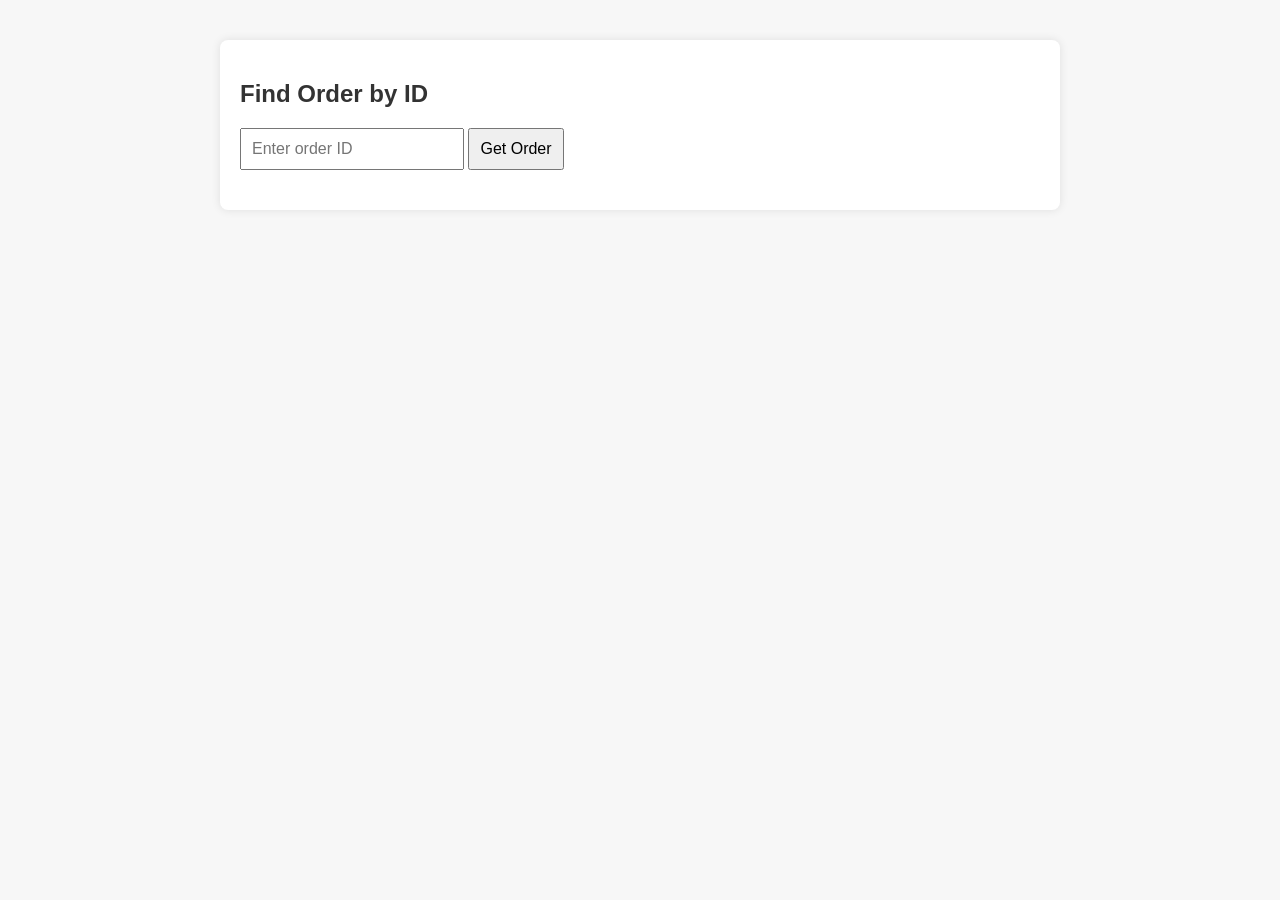
<file: L0/static/index.html>
<!doctype html>
<html lang="en">
    <head>
        <meta charset="UTF-8" />
        <title>Order Info</title>
        <style>
            body {
                font-family: Arial;
                margin: 40px;
                background-color: #f7f7f7;
            }
            input,
            button {
                padding: 10px;
                font-size: 16px;
            }
            .container {
                max-width: 800px;
                margin: auto;
                background: white;
                padding: 20px;
                border-radius: 8px;
                box-shadow: 0 0 10px rgba(0, 0, 0, 0.1);
            }
            h2 {
                color: #333;
            }
            pre {
                white-space: pre-wrap;
                word-wrap: break-word;
                background: #eee;
                padding: 10px;
                border-radius: 5px;
            }
        </style>
    </head>
    <body>
        <div class="container">
            <h2>Find Order by ID</h2>
            <input type="text" id="orderId" placeholder="Enter order ID" />
            <button onclick="fetchOrder()">Get Order</button>

            <div id="result" style="margin-top: 20px"></div>
        </div>

        <script>
            async function fetchOrder() {
                const orderId = document.getElementById("orderId").value.trim();
                const resultDiv = document.getElementById("result");

                if (!orderId) {
                    resultDiv.innerHTML =
                        '<p style="color:red;">Please enter an order ID.</p>';
                    return;
                }

                try {
                    const response = await fetch(`/order/${orderId}`);
                    if (!response.ok) {
                        throw new Error(
                            `Order not found (HTTP ${response.status})`,
                        );
                    }
                    const data = await response.json();

                    resultDiv.innerHTML = formatOrder(data);
                } catch (err) {
                    resultDiv.innerHTML = `<p style="color:red;">Error fetching order: ${err.message}</p>`;
                }
            }

            function formatOrder(order) {
                return `
        <h3>Order ID: ${order.order_uid}</h3>
        <h4>Customer: ${order.delivery.name} | Email: ${order.delivery.email}</h4>

        <h4>Delivery:</h4>
        <ul>
          <li>Phone: ${order.delivery.phone}</li>
          <li>Zip Code: ${order.delivery.zip_code}</li>
          <li>City: ${order.delivery.city}</li>
          <li>Address: ${order.delivery.address}</li>
          <li>Region: ${order.delivery.region}</li>
        </ul>

        <h4>Payment:</h4>
        <ul>
          <li>Transaction: ${order.payment.transaction}</li>
          <li>Currency: ${order.payment.currency}</li>
          <li>Amount: $${(order.payment.amount / 100).toFixed(2)}</li>
          <li>Provider: ${order.payment.provider}</li>
          <li>Bank: ${order.payment.bank}</li>
        </ul>

        <h4>Items:</h4>
        <ul>
          ${order.items
              .map(
                  (item) => `
            <li>
              <strong>${item.name}</strong> (Size: ${item.size}, Price: $${(item.price / 100).toFixed(2)}),
              Total: $${(item.total_price / 100).toFixed(2)}
            </li>
          `,
              )
              .join("")}
        </ul>

        <p><strong>Date Created:</strong> ${order.data_created}</p>
      `;
            }
        </script>
    </body>
</html>
</file>
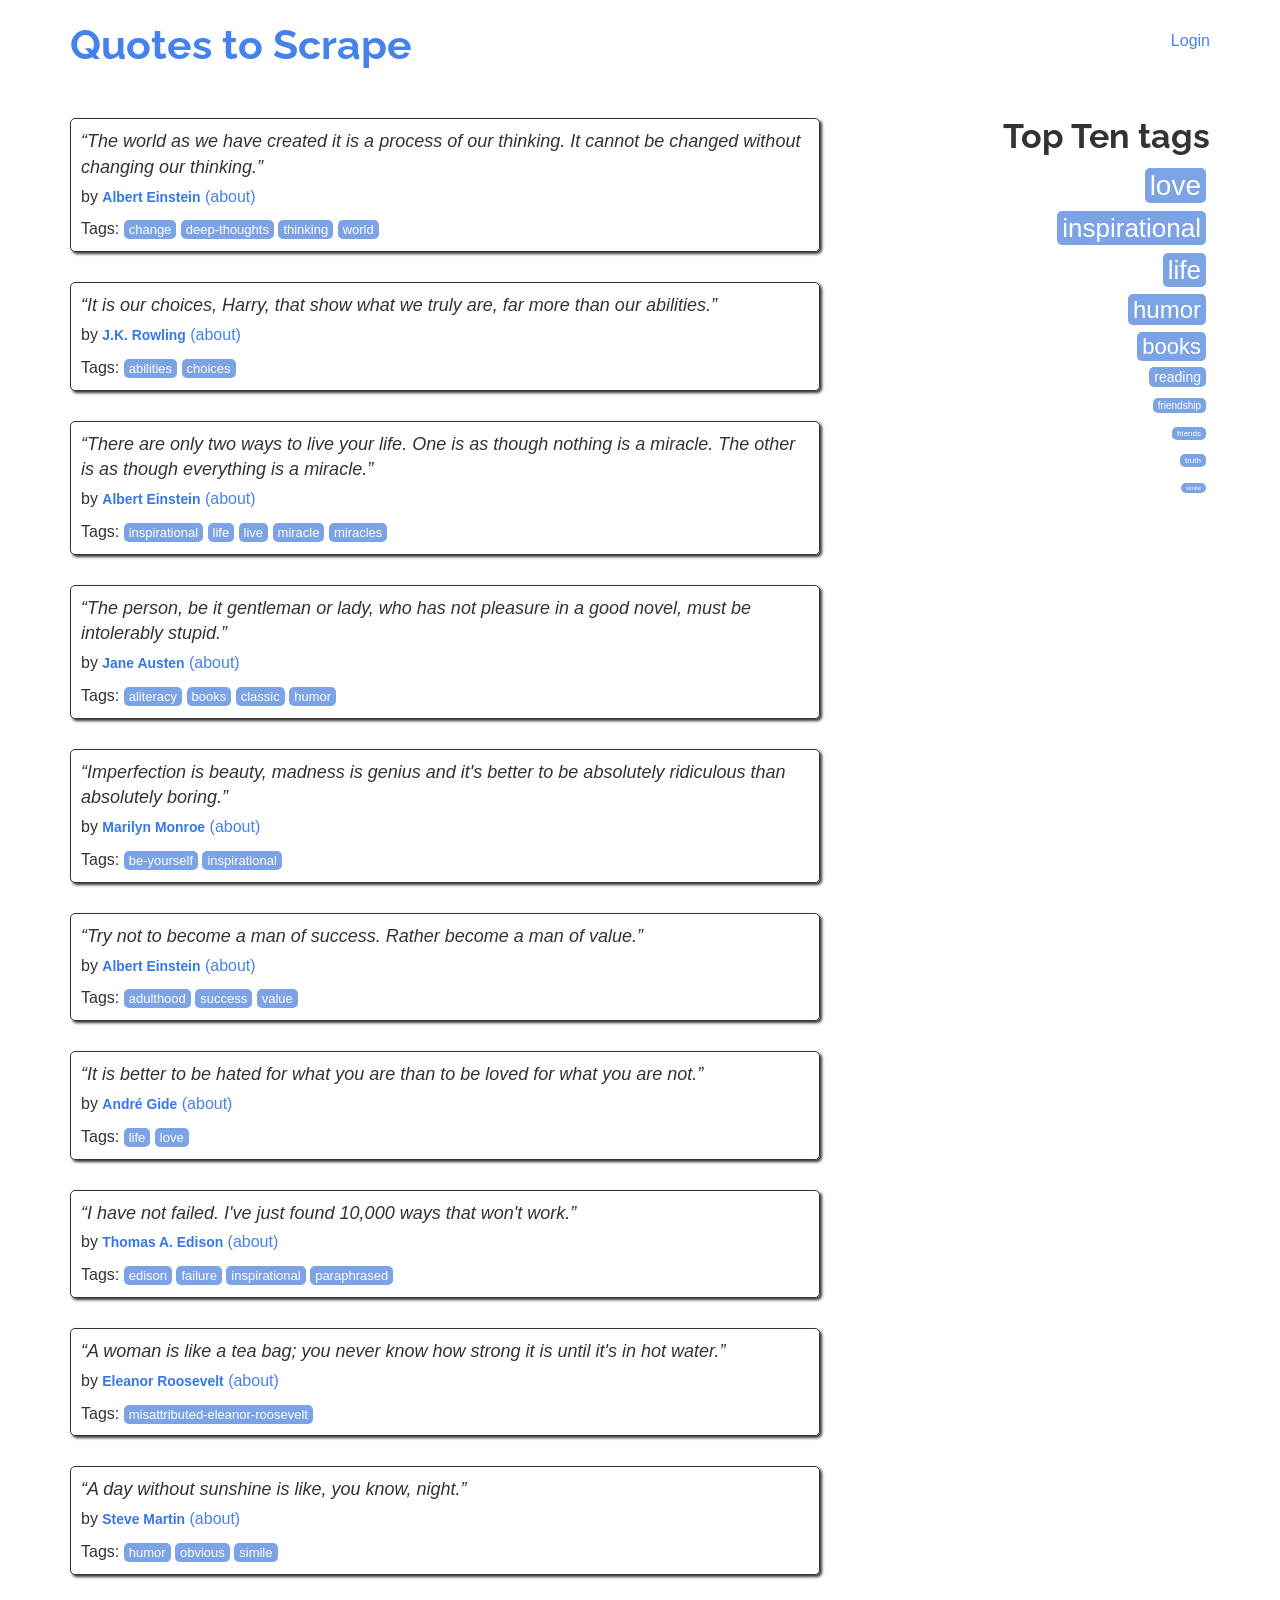
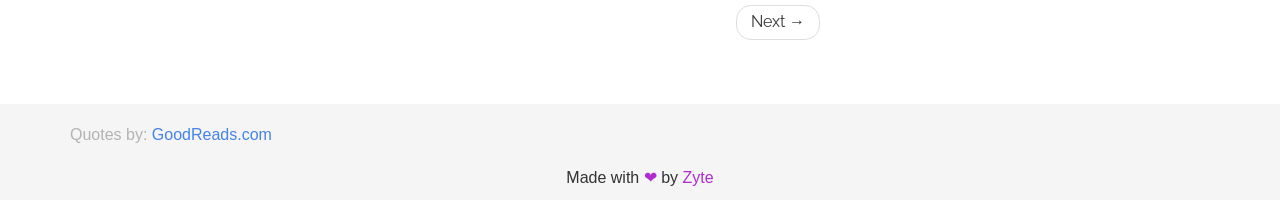
<file: L2/16/quotes.toscrape.com/index.html>
<!DOCTYPE html><html lang="en"><head>
	<meta charset="UTF-8"/>
	<title>Quotes to Scrape</title>
    <link rel="stylesheet" href="static/bootstrap.min.css"/>
    <link rel="stylesheet" href="static/main.css"/>
    
    
</head>
<body>
    <div class="container">
        <div class="row header-box">
            <div class="col-md-8">
                <h1>
                    <a href="index.html" style="text-decoration: none">Quotes to Scrape</a>
                </h1>
            </div>
            <div class="col-md-4">
                <p>
                
                    <a href="login/index.html">Login</a>
                
                </p>
            </div>
        </div>
    

<div class="row">
    <div class="col-md-8">

    <div class="quote" itemscope="" itemtype="http://schema.org/CreativeWork">
        <span class="text" itemprop="text">“The world as we have created it is a process of our thinking. It cannot be changed without changing our thinking.”</span>
        <span>by <small class="author" itemprop="author">Albert Einstein</small>
        <a href="author/Albert-Einstein/index.html">(about)</a>
        </span>
        <div class="tags">
            Tags:
            <meta class="keywords" itemprop="keywords" content="change,deep-thoughts,thinking,world"/> 
            
            <a class="tag" href="tag/change/page/1/index.html">change</a>
            
            <a class="tag" href="tag/deep-thoughts/page/1/index.html">deep-thoughts</a>
            
            <a class="tag" href="tag/thinking/page/1/index.html">thinking</a>
            
            <a class="tag" href="tag/world/page/1/index.html">world</a>
            
        </div>
    </div>

    <div class="quote" itemscope="" itemtype="http://schema.org/CreativeWork">
        <span class="text" itemprop="text">“It is our choices, Harry, that show what we truly are, far more than our abilities.”</span>
        <span>by <small class="author" itemprop="author">J.K. Rowling</small>
        <a href="author/J-K-Rowling/index.html">(about)</a>
        </span>
        <div class="tags">
            Tags:
            <meta class="keywords" itemprop="keywords" content="abilities,choices"/> 
            
            <a class="tag" href="tag/abilities/page/1/index.html">abilities</a>
            
            <a class="tag" href="tag/choices/page/1/index.html">choices</a>
            
        </div>
    </div>

    <div class="quote" itemscope="" itemtype="http://schema.org/CreativeWork">
        <span class="text" itemprop="text">“There are only two ways to live your life. One is as though nothing is a miracle. The other is as though everything is a miracle.”</span>
        <span>by <small class="author" itemprop="author">Albert Einstein</small>
        <a href="author/Albert-Einstein/index.html">(about)</a>
        </span>
        <div class="tags">
            Tags:
            <meta class="keywords" itemprop="keywords" content="inspirational,life,live,miracle,miracles"/> 
            
            <a class="tag" href="tag/inspirational/page/1/index.html">inspirational</a>
            
            <a class="tag" href="tag/life/page/1/index.html">life</a>
            
            <a class="tag" href="tag/live/page/1/index.html">live</a>
            
            <a class="tag" href="tag/miracle/page/1/index.html">miracle</a>
            
            <a class="tag" href="tag/miracles/page/1/index.html">miracles</a>
            
        </div>
    </div>

    <div class="quote" itemscope="" itemtype="http://schema.org/CreativeWork">
        <span class="text" itemprop="text">“The person, be it gentleman or lady, who has not pleasure in a good novel, must be intolerably stupid.”</span>
        <span>by <small class="author" itemprop="author">Jane Austen</small>
        <a href="author/Jane-Austen/index.html">(about)</a>
        </span>
        <div class="tags">
            Tags:
            <meta class="keywords" itemprop="keywords" content="aliteracy,books,classic,humor"/> 
            
            <a class="tag" href="tag/aliteracy/page/1/index.html">aliteracy</a>
            
            <a class="tag" href="tag/books/page/1/index.html">books</a>
            
            <a class="tag" href="tag/classic/page/1/index.html">classic</a>
            
            <a class="tag" href="tag/humor/page/1/index.html">humor</a>
            
        </div>
    </div>

    <div class="quote" itemscope="" itemtype="http://schema.org/CreativeWork">
        <span class="text" itemprop="text">“Imperfection is beauty, madness is genius and it&#39;s better to be absolutely ridiculous than absolutely boring.”</span>
        <span>by <small class="author" itemprop="author">Marilyn Monroe</small>
        <a href="author/Marilyn-Monroe/index.html">(about)</a>
        </span>
        <div class="tags">
            Tags:
            <meta class="keywords" itemprop="keywords" content="be-yourself,inspirational"/> 
            
            <a class="tag" href="tag/be-yourself/page/1/index.html">be-yourself</a>
            
            <a class="tag" href="tag/inspirational/page/1/index.html">inspirational</a>
            
        </div>
    </div>

    <div class="quote" itemscope="" itemtype="http://schema.org/CreativeWork">
        <span class="text" itemprop="text">“Try not to become a man of success. Rather become a man of value.”</span>
        <span>by <small class="author" itemprop="author">Albert Einstein</small>
        <a href="author/Albert-Einstein/index.html">(about)</a>
        </span>
        <div class="tags">
            Tags:
            <meta class="keywords" itemprop="keywords" content="adulthood,success,value"/> 
            
            <a class="tag" href="tag/adulthood/page/1/index.html">adulthood</a>
            
            <a class="tag" href="tag/success/page/1/index.html">success</a>
            
            <a class="tag" href="tag/value/page/1/index.html">value</a>
            
        </div>
    </div>

    <div class="quote" itemscope="" itemtype="http://schema.org/CreativeWork">
        <span class="text" itemprop="text">“It is better to be hated for what you are than to be loved for what you are not.”</span>
        <span>by <small class="author" itemprop="author">André Gide</small>
        <a href="author/Andre-Gide/index.html">(about)</a>
        </span>
        <div class="tags">
            Tags:
            <meta class="keywords" itemprop="keywords" content="life,love"/> 
            
            <a class="tag" href="tag/life/page/1/index.html">life</a>
            
            <a class="tag" href="tag/love/page/1/index.html">love</a>
            
        </div>
    </div>

    <div class="quote" itemscope="" itemtype="http://schema.org/CreativeWork">
        <span class="text" itemprop="text">“I have not failed. I&#39;ve just found 10,000 ways that won&#39;t work.”</span>
        <span>by <small class="author" itemprop="author">Thomas A. Edison</small>
        <a href="author/Thomas-A-Edison/index.html">(about)</a>
        </span>
        <div class="tags">
            Tags:
            <meta class="keywords" itemprop="keywords" content="edison,failure,inspirational,paraphrased"/> 
            
            <a class="tag" href="tag/edison/page/1/index.html">edison</a>
            
            <a class="tag" href="tag/failure/page/1/index.html">failure</a>
            
            <a class="tag" href="tag/inspirational/page/1/index.html">inspirational</a>
            
            <a class="tag" href="tag/paraphrased/page/1/index.html">paraphrased</a>
            
        </div>
    </div>

    <div class="quote" itemscope="" itemtype="http://schema.org/CreativeWork">
        <span class="text" itemprop="text">“A woman is like a tea bag; you never know how strong it is until it&#39;s in hot water.”</span>
        <span>by <small class="author" itemprop="author">Eleanor Roosevelt</small>
        <a href="author/Eleanor-Roosevelt/index.html">(about)</a>
        </span>
        <div class="tags">
            Tags:
            <meta class="keywords" itemprop="keywords" content="misattributed-eleanor-roosevelt"/> 
            
            <a class="tag" href="tag/misattributed-eleanor-roosevelt/page/1/index.html">misattributed-eleanor-roosevelt</a>
            
        </div>
    </div>

    <div class="quote" itemscope="" itemtype="http://schema.org/CreativeWork">
        <span class="text" itemprop="text">“A day without sunshine is like, you know, night.”</span>
        <span>by <small class="author" itemprop="author">Steve Martin</small>
        <a href="author/Steve-Martin/index.html">(about)</a>
        </span>
        <div class="tags">
            Tags:
            <meta class="keywords" itemprop="keywords" content="humor,obvious,simile"/> 
            
            <a class="tag" href="tag/humor/page/1/index.html">humor</a>
            
            <a class="tag" href="tag/obvious/page/1/index.html">obvious</a>
            
            <a class="tag" href="tag/simile/page/1/index.html">simile</a>
            
        </div>
    </div>

    <nav>
        <ul class="pager">
            
            
            <li class="next">
                <a href="page/2/index.html">Next <span aria-hidden="true">→</span></a>
            </li>
            
        </ul>
    </nav>
    </div>
    <div class="col-md-4 tags-box">
        
            <h2>Top Ten tags</h2>
            
            <span class="tag-item">
            <a class="tag" style="font-size: 28px" href="tag/love/index.html">love</a>
            </span>
            
            <span class="tag-item">
            <a class="tag" style="font-size: 26px" href="tag/inspirational/index.html">inspirational</a>
            </span>
            
            <span class="tag-item">
            <a class="tag" style="font-size: 26px" href="tag/life/index.html">life</a>
            </span>
            
            <span class="tag-item">
            <a class="tag" style="font-size: 24px" href="tag/humor/index.html">humor</a>
            </span>
            
            <span class="tag-item">
            <a class="tag" style="font-size: 22px" href="tag/books/index.html">books</a>
            </span>
            
            <span class="tag-item">
            <a class="tag" style="font-size: 14px" href="tag/reading/index.html">reading</a>
            </span>
            
            <span class="tag-item">
            <a class="tag" style="font-size: 10px" href="tag/friendship/index.html">friendship</a>
            </span>
            
            <span class="tag-item">
            <a class="tag" style="font-size: 8px" href="tag/friends/index.html">friends</a>
            </span>
            
            <span class="tag-item">
            <a class="tag" style="font-size: 8px" href="tag/truth/index.html">truth</a>
            </span>
            
            <span class="tag-item">
            <a class="tag" style="font-size: 6px" href="tag/simile/index.html">simile</a>
            </span>
            
        
    </div>
</div>

    </div>
    <footer class="footer">
        <div class="container">
            <p class="text-muted">
                Quotes by: <a href="https://www.goodreads.com/quotes">GoodReads.com</a>
            </p>
            <p class="copyright">
                Made with <span class="zyte">❤</span> by <a class="zyte" href="https://www.zyte.com">Zyte</a>
            </p>
        </div>
    </footer>

</body></html>
</file>
<file: L2/16/quotes.toscrape.com/static/main.css>
/* Custom page CSS */
body {
  font-family: sans-serif;
}

.container .text-muted {
  margin: 20px 0;
}

.tags-box {
  text-align: right;
}

.tags-box h2 {
  margin-top: 0px;
}

.tag-item {
  display: block;
  margin: 4px;
}

.quote {
  padding: 10px;
  margin-bottom: 30px;
  border: 1px solid #333333;
  border-radius: 5px;
  box-shadow: 2px 2px 3px #333333;
}

.quote small.author {
  font-weight: bold;
  color: #3677E8;
}

.quote span.text {
  display: block;
  margin-bottom: 5px;
  font-size: large;
  font-style: italic;
}

.quote .tags {
  margin-top: 10px;
}

.tag {
  padding: 2px 5px;
  border-radius: 5px;
  color: white;
  font-size: small;
  background-color: #7CA3E6;
}

a.tag:hover {
  text-decoration: none;
}

/* Sticky footer styles */
html {
  position: relative;
  min-height: 100%;
}

body {
  /* Margin bottom by footer height */
  margin-bottom: 60px;
}

.footer {
  position: absolute;
  bottom: 0;
  width: 100%;
  /* Set the fixed height of the footer here */
  height: 6em;
  background-color: #f5f5f5;
}

.error {
  color: red;
}

.header-box {
  padding-bottom: 40px;
}

.header-box p {
  margin-top: 30px;
  float: right;
}

.author-details  {
  width: 80%;
}

.author-description {
  text-align: justify;
  margin-bottom: 20px;
}

ul.pager {
  margin-bottom: 100px;
}

.copyright {
  text-align: center;
}

.zyte {
  color: #b02cce;
}
</file>
